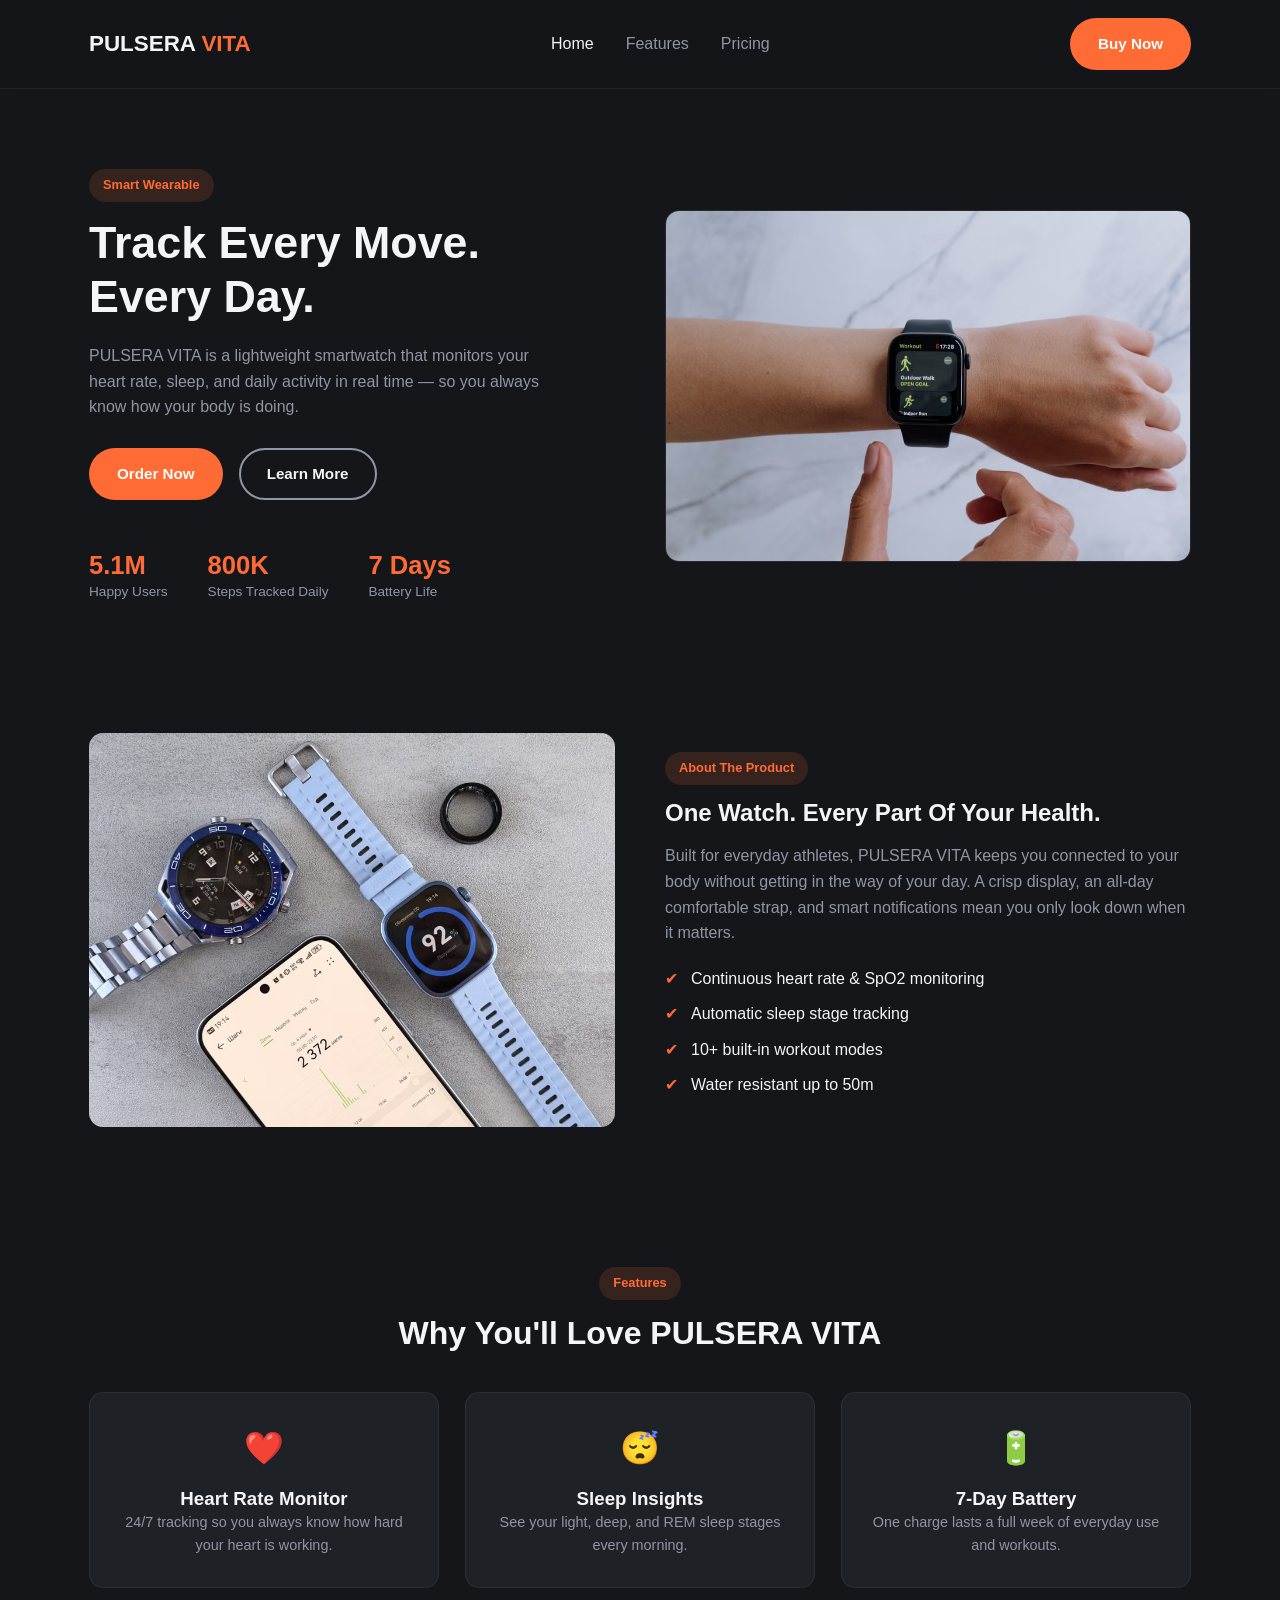
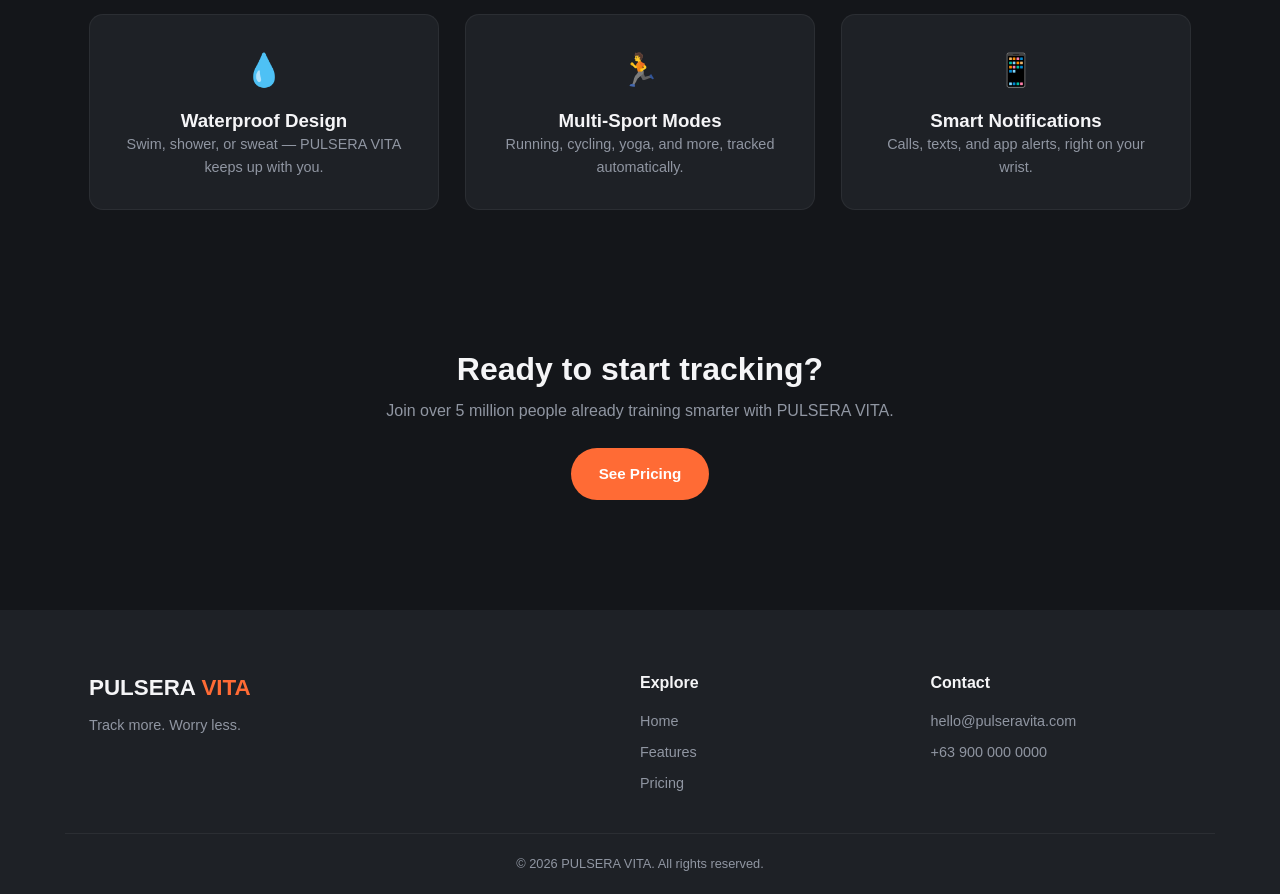
<file: index.html>
<!DOCTYPE html>
<html lang="en">
<head>
<meta charset="UTF-8">
<meta name="viewport" content="width=device-width, initial-scale=1.0">
<title>PULSERA VITA | Smart Fitness Tracker</title>
<link rel="stylesheet" href="style.css">
</head>
<body>

  <!-- ===== HEADER / NAVBAR ===== -->
  <header class="site-header">
    <nav class="navbar container">
      <a href="index.html" class="logo">PULSERA <span>VITA</span></a>

      <ul class="nav-links" id="navLinks">
        <li><a href="index.html" class="active">Home</a></li>
        <li><a href="index.html#features">Features</a></li>
        <li><a href="pricing.html">Pricing</a></li>
      </ul>

      <a href="pricing.html" class="btn btn-primary nav-btn">Buy Now</a>

      <button class="menu-toggle" id="menuToggle" aria-label="Toggle menu">
        <span></span><span></span><span></span>
      </button>
    </nav>
  </header>

  <!-- ===== HERO / PRODUCT INTRO ===== -->
  <section class="hero container">
    <div class="hero-text">
      <span class="badge">Smart Wearable</span>
      <h1>Track Every Move. <br> Every Day.</h1>
      <p>
        PULSERA VITA is a lightweight smartwatch that monitors your heart rate, sleep,
        and daily activity in real time — so you always know how your body is doing.
      </p>

      <div class="hero-buttons">
        <a href="pricing.html" class="btn btn-primary">Order Now</a>
        <a href="#features" class="btn btn-outline">Learn More</a>
      </div>

      <div class="hero-stats">
        <div>
          <h3>5.1M</h3>
          <p>Happy Users</p>
        </div>
        <div>
          <h3>800K</h3>
          <p>Steps Tracked Daily</p>
        </div>
        <div>
          <h3>7 Days</h3>
          <p>Battery Life</p>
        </div>
      </div>
    </div>

    <div class="hero-image">
      <img src="images/hero-watch.jpg" alt="PULSERA VITA smartwatch on a wrist">
    </div>
  </section>

  <!-- ===== PRODUCT DESCRIPTION ===== -->
  <section class="about container">
    <div class="about-image">
      <img src="images/about-watch.jpg" alt="PULSERA VITA with phone and fitness ring">
    </div>
    <div class="about-text">
      <span class="badge">About The Product</span>
      <h2>One Watch. Every Part Of Your Health.</h2>
      <p>
        Built for everyday athletes, PULSERA VITA keeps you connected to your body without
        getting in the way of your day. A crisp display, an all-day comfortable strap,
        and smart notifications mean you only look down when it matters.
      </p>
      <ul class="check-list">
        <li>Continuous heart rate &amp; SpO2 monitoring</li>
        <li>Automatic sleep stage tracking</li>
        <li>10+ built-in workout modes</li>
        <li>Water resistant up to 50m</li>
      </ul>
    </div>
  </section>

  <!-- ===== FEATURES ===== -->
  <section class="features container" id="features">
    <div class="section-title">
      <span class="badge">Features</span>
      <h2>Why You'll Love PULSERA VITA</h2>
    </div>

    <div class="features-grid">
      <div class="feature-card">
        <div class="icon">❤️</div>
        <h3>Heart Rate Monitor</h3>
        <p>24/7 tracking so you always know how hard your heart is working.</p>
      </div>
      <div class="feature-card">
        <div class="icon">😴</div>
        <h3>Sleep Insights</h3>
        <p>See your light, deep, and REM sleep stages every morning.</p>
      </div>
      <div class="feature-card">
        <div class="icon">🔋</div>
        <h3>7-Day Battery</h3>
        <p>One charge lasts a full week of everyday use and workouts.</p>
      </div>
      <div class="feature-card">
        <div class="icon">💧</div>
        <h3>Waterproof Design</h3>
        <p>Swim, shower, or sweat — PULSERA VITA keeps up with you.</p>
      </div>
      <div class="feature-card">
        <div class="icon">🏃</div>
        <h3>Multi-Sport Modes</h3>
        <p>Running, cycling, yoga, and more, tracked automatically.</p>
      </div>
      <div class="feature-card">
        <div class="icon">📱</div>
        <h3>Smart Notifications</h3>
        <p>Calls, texts, and app alerts, right on your wrist.</p>
      </div>
    </div>
  </section>

  <!-- ===== CALL TO ACTION ===== -->
  <section class="cta container">
    <h2>Ready to start tracking?</h2>
    <p>Join over 5 million people already training smarter with PULSERA VITA.</p>
    <a href="pricing.html" class="btn btn-primary">See Pricing</a>
  </section>

  <!-- ===== FOOTER ===== -->
  <footer class="site-footer" id="footer">
    <div class="container footer-grid">
      <div>
        <a href="index.html" class="logo">PULSERA <span>VITA</span></a>
        <p>Track more. Worry less.</p>
      </div>
      <div>
        <h4>Explore</h4>
        <ul>
          <li><a href="index.html">Home</a></li>
          <li><a href="index.html#features">Features</a></li>
          <li><a href="pricing.html">Pricing</a></li>
        </ul>
      </div>
      <div>
        <h4>Contact</h4>
        <ul>
          <li>hello@pulseravita.com</li>
          <li>+63 900 000 0000</li>
        </ul>
      </div>
    </div>
    <p class="copyright">&copy; <span id="year"></span> PULSERA VITA. All rights reserved.</p>
  </footer>

  <script src="script.js"></script>
</body>
</html>
</file>
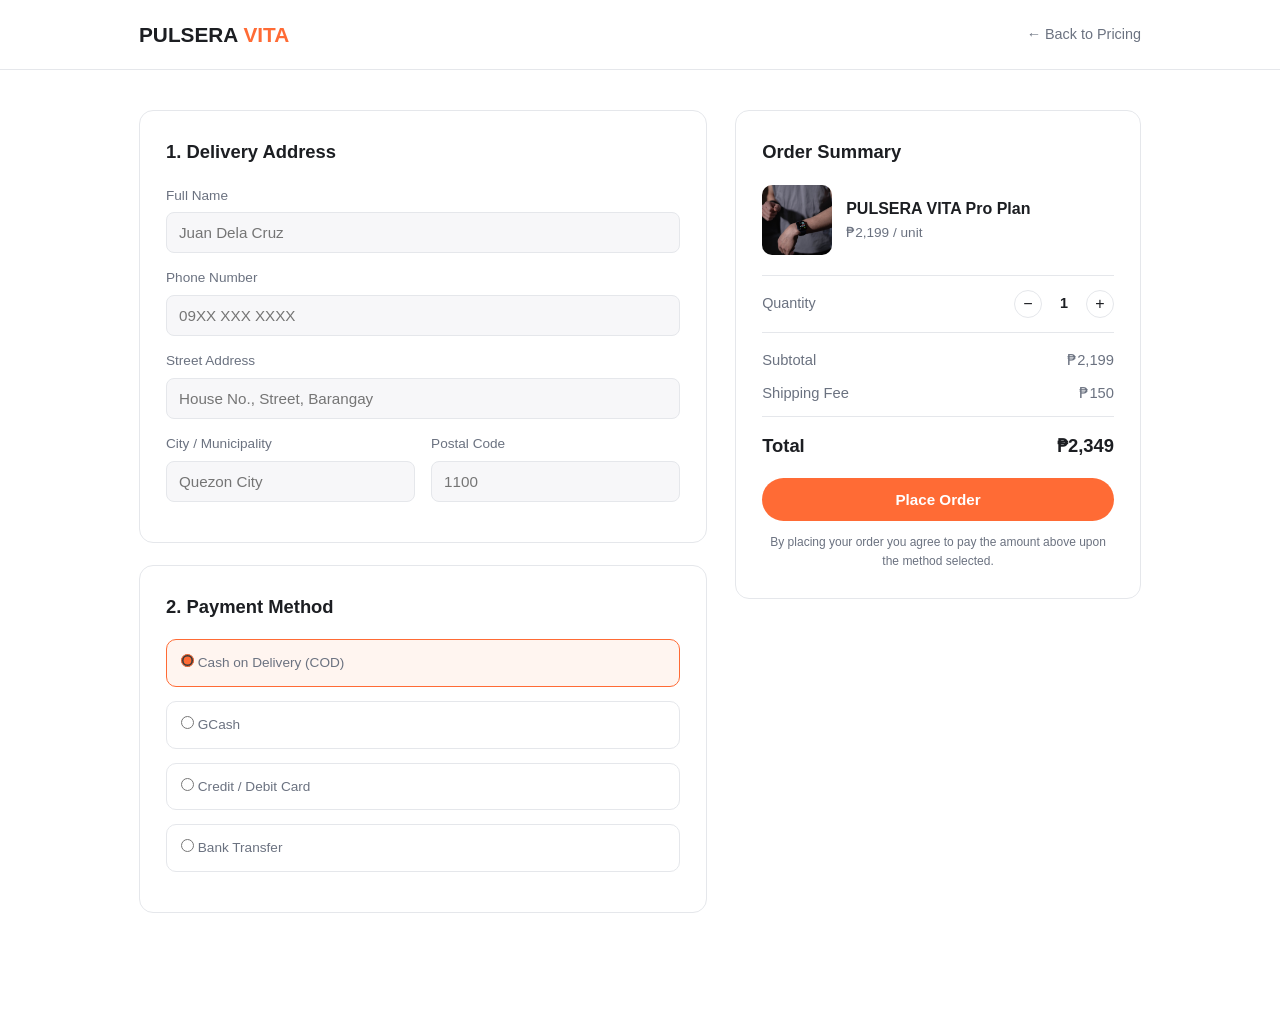
<file: checkout.html>
<!DOCTYPE html>
<html lang="en">
<head>
<meta charset="UTF-8">
<meta name="viewport" content="width=device-width, initial-scale=1.0">
<title>Checkout | PULSERA VITA</title>
<link rel="stylesheet" href="checkout.css">
</head>
<body>

  <!-- ===== HEADER / NAVBAR ===== -->
  <header class="co-header">
    <div class="co-container co-navbar">
      <a href="index.html" class="co-logo">PULSERA <span>VITA</span></a>
      <a href="pricing.html" class="co-back-link">&larr; Back to Pricing</a>
    </div>
  </header>

  <main class="co-container co-layout">

    <!-- ===== LEFT: ADDRESS + PAYMENT ===== -->
    <form id="checkoutForm" class="co-form">

      <section class="co-card">
        <h2>1. Delivery Address</h2>

        <label>Full Name
          <input type="text" name="fullName" placeholder="Juan Dela Cruz" required>
        </label>

        <label>Phone Number
          <input type="tel" name="phone" placeholder="09XX XXX XXXX" required>
        </label>

        <label>Street Address
          <input type="text" name="address" placeholder="House No., Street, Barangay" required>
        </label>

        <div class="co-row">
          <label>City / Municipality
            <input type="text" name="city" placeholder="Quezon City" required>
          </label>
          <label>Postal Code
            <input type="text" name="postal" placeholder="1100" required>
          </label>
        </div>
      </section>

      <section class="co-card">
        <h2>2. Payment Method</h2>

        <label class="co-radio">
          <input type="radio" name="payment" value="Cash on Delivery" checked>
          <span>Cash on Delivery (COD)</span>
        </label>
        <label class="co-radio">
          <input type="radio" name="payment" value="GCash">
          <span>GCash</span>
        </label>
        <label class="co-radio">
          <input type="radio" name="payment" value="Credit / Debit Card">
          <span>Credit / Debit Card</span>
        </label>
        <label class="co-radio">
          <input type="radio" name="payment" value="Bank Transfer">
          <span>Bank Transfer</span>
        </label>
      </section>

    </form>

    <!-- ===== RIGHT: ORDER SUMMARY ===== -->
    <aside class="co-card co-summary">
      <h2>Order Summary</h2>

      <div class="co-product">
        <img id="planImage" src="images/pricing-watch.jpg" alt="PULSERA VITA smartwatch">
        <div>
          <p class="co-plan-name">PULSERA VITA <span id="planName">Pro</span> Plan</p>
          <p class="co-plan-unit">₱<span id="unitPrice">2,199</span> / unit</p>
        </div>
      </div>

      <div class="co-qty">
        <span>Quantity</span>
        <div class="co-qty-controls">
          <button type="button" id="qtyMinus">&minus;</button>
          <span id="qtyValue">1</span>
          <button type="button" id="qtyPlus">+</button>
        </div>
      </div>

      <div class="co-line">
        <span>Subtotal</span>
        <span>₱<span id="subtotal">2,199</span></span>
      </div>
      <div class="co-line">
        <span>Shipping Fee</span>
        <span>₱<span id="shipping">150</span></span>
      </div>
      <div class="co-line co-total">
        <span>Total</span>
        <span>₱<span id="total">2,349</span></span>
      </div>

      <button type="submit" form="checkoutForm" class="co-btn-primary">Place Order</button>
      <p class="co-note">By placing your order you agree to pay the amount above upon the method selected.</p>
    </aside>

  </main>

  <!-- ===== ORDER CONFIRMED (hidden until submit) ===== -->
  <section class="co-confirm" id="confirmScreen">
    <div class="co-confirm-card">
      <div class="co-check">&#10003;</div>
      <h2>Order Placed!</h2>
      <p id="confirmSummary"></p>
      <a href="index.html" class="co-btn-primary">Back to Home</a>
    </div>
  </section>

  <script src="checkout.js"></script>
</body>
</html>
</file>
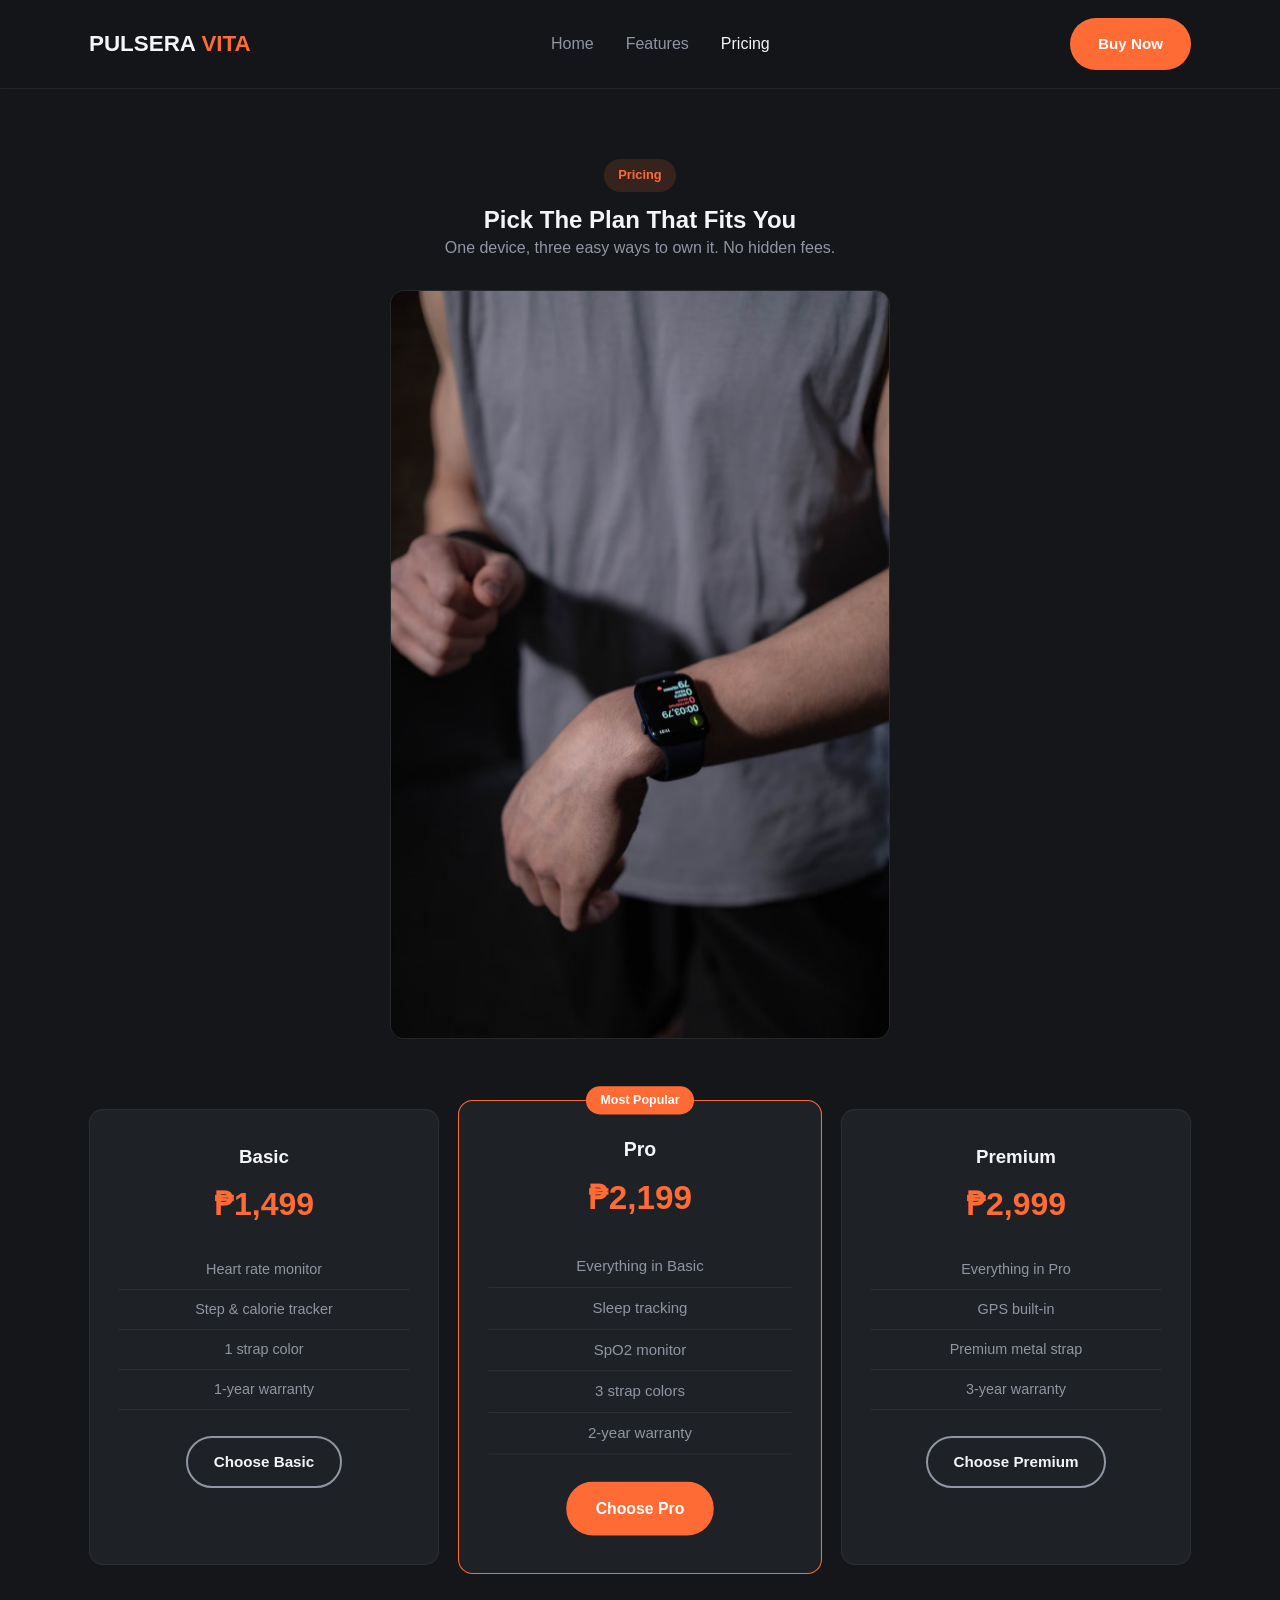
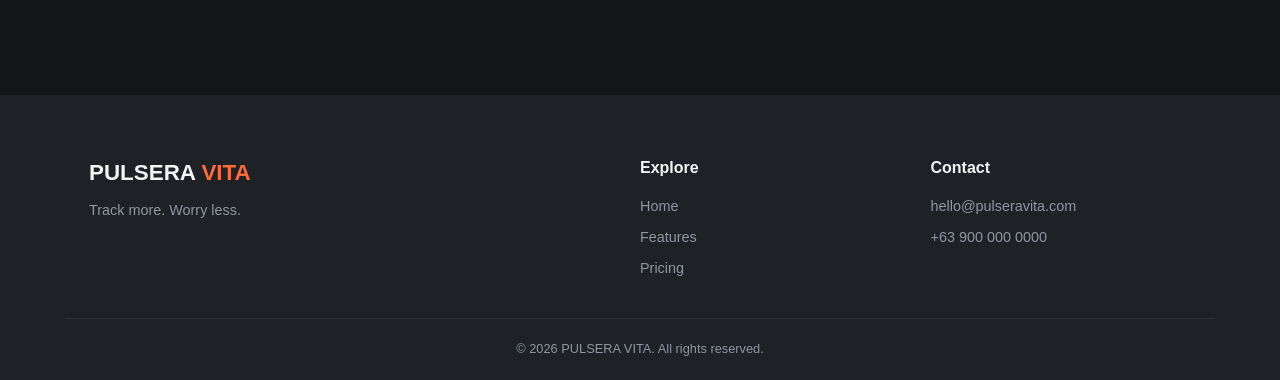
<file: pricing.html>
<!DOCTYPE html>
<html lang="en">
<head>
<meta charset="UTF-8">
<meta name="viewport" content="width=device-width, initial-scale=1.0">
<title>Pricing | PULSERA VITA</title>
<link rel="stylesheet" href="style.css">
</head>
<body>

  <!-- ===== HEADER / NAVBAR ===== -->
  <header class="site-header">
    <nav class="navbar container">
      <a href="index.html" class="logo">PULSERA <span>VITA</span></a>

      <ul class="nav-links" id="navLinks">
        <li><a href="index.html">Home</a></li>
        <li><a href="index.html#features">Features</a></li>
        <li><a href="pricing.html" class="active">Pricing</a></li>
      </ul>

      <a href="#plans" class="btn btn-primary nav-btn">Buy Now</a>

      <button class="menu-toggle" id="menuToggle" aria-label="Toggle menu">
        <span></span><span></span><span></span>
      </button>
    </nav>
  </header>

  <!-- ===== PAGE HEADER ===== -->
  <section class="page-header container">
    <span class="badge">Pricing</span>
    <h1>Pick The Plan That Fits You</h1>
    <p>One device, three easy ways to own it. No hidden fees.</p>
    <img class="page-header-img" src="images/pricing-watch.jpg" alt="Person wearing the PULSERA VITA smartwatch">
  </section>

  <!-- ===== PRICE PLANS ===== -->
  <section class="pricing-grid container" id="plans">

    <div class="price-card">
      <h3>Basic</h3>
      <p class="price">₱1,499</p>
      <ul>
        <li>Heart rate monitor</li>
        <li>Step &amp; calorie tracker</li>
        <li>1 strap color</li>
        <li>1-year warranty</li>
      </ul>
      <a href="checkout.html?plan=Basic&price=1499" class="btn btn-outline">Choose Basic</a>
    </div>

    <div class="price-card featured">
      <span class="tag">Most Popular</span>
      <h3>Pro</h3>
      <p class="price">₱2,199</p>
      <ul>
        <li>Everything in Basic</li>
        <li>Sleep tracking</li>
        <li>SpO2 monitor</li>
        <li>3 strap colors</li>
        <li>2-year warranty</li>
      </ul>
      <a href="checkout.html?plan=Pro&price=2199" class="btn btn-primary">Choose Pro</a>
    </div>

    <div class="price-card">
      <h3>Premium</h3>
      <p class="price">₱2,999</p>
      <ul>
        <li>Everything in Pro</li>
        <li>GPS built-in</li>
        <li>Premium metal strap</li>
        <li>3-year warranty</li>
      </ul>
      <a href="checkout.html?plan=Premium&price=2999" class="btn btn-outline">Choose Premium</a>
    </div>

  </section>

  <!-- ===== FOOTER ===== -->
  <footer class="site-footer" id="footer">
    <div class="container footer-grid">
      <div>
        <a href="index.html" class="logo">PULSERA <span>VITA</span></a>
        <p>Track more. Worry less.</p>
      </div>
      <div>
        <h4>Explore</h4>
        <ul>
          <li><a href="index.html">Home</a></li>
          <li><a href="index.html#features">Features</a></li>
          <li><a href="pricing.html">Pricing</a></li>
        </ul>
      </div>
      <div>
        <h4>Contact</h4>
        <ul>
          <li>hello@pulseravita.com</li>
          <li>+63 900 000 0000</li>
        </ul>
      </div>
    </div>
    <p class="copyright">&copy; <span id="year"></span> PULSERA VITA. All rights reserved.</p>
  </footer>

  <script src="script.js"></script>
</body>
</html>
</file>
<file: style.css>
/* ===== BASE ===== */
:root {
  --dark: #14161a;
  --dark-soft: #1e2126;
  --orange: #ff6b35;
  --gray: #9096a2;
  --light: #f5f5f7;
  --radius: 14px;
}

* { margin: 0; padding: 0; box-sizing: border-box; }

body {
  font-family: 'Segoe UI', Arial, sans-serif;
  background: var(--dark);
  color: var(--light);
  line-height: 1.6;
}

.container {
  max-width: 1150px;
  margin: 0 auto;
  padding: 0 24px;
}

h1, h2, h3 { line-height: 1.2; font-weight: 700; }

a { text-decoration: none; color: inherit; }

ul { list-style: none; }

img { max-width: 100%; display: block; border-radius: var(--radius); }

.badge {
  display: inline-block;
  background: rgba(255,107,53,0.15);
  color: var(--orange);
  padding: 6px 14px;
  border-radius: 20px;
  font-size: 0.8rem;
  font-weight: 600;
  margin-bottom: 14px;
}

/* ===== BUTTONS ===== */
.btn {
  display: inline-block;
  padding: 12px 26px;
  border-radius: 30px;
  font-weight: 600;
  font-size: 0.95rem;
  transition: 0.2s ease;
  cursor: pointer;
  border: 2px solid transparent;
}

.btn-primary {
  background: var(--orange);
  color: #fff;
}
.btn-primary:hover { background: #e85a27; }

.btn-outline {
  border-color: var(--gray);
  color: var(--light);
}
.btn-outline:hover { border-color: var(--orange); color: var(--orange); }

/* ===== HEADER / NAVBAR ===== */
.site-header {
  position: sticky;
  top: 0;
  z-index: 100;
  background: rgba(20,22,26,0.9);
  backdrop-filter: blur(6px);
  border-bottom: 1px solid rgba(255,255,255,0.06);
}

.navbar {
  display: flex;
  align-items: center;
  justify-content: space-between;
  padding: 18px 24px;
}

.logo {
  font-size: 1.4rem;
  font-weight: 800;
}
.logo span { color: var(--orange); }

.nav-links {
  display: flex;
  gap: 32px;
}

.nav-links a {
  font-weight: 500;
  color: var(--gray);
}
.nav-links a:hover,
.nav-links a.active { color: var(--light); }

.menu-toggle {
  display: none;
  flex-direction: column;
  gap: 5px;
  background: none;
  border: none;
  cursor: pointer;
}
.menu-toggle span {
  width: 26px;
  height: 2px;
  background: var(--light);
}

/* ===== HERO ===== */
.hero {
  display: flex;
  align-items: center;
  gap: 50px;
  padding: 80px 24px 60px;
}

.hero-text { flex: 1; }

.hero h1 { font-size: 2.8rem; margin-bottom: 20px; }

.hero p { color: var(--gray); max-width: 480px; margin-bottom: 28px; }

.hero-buttons { display: flex; gap: 16px; margin-bottom: 50px; }

.hero-stats { display: flex; gap: 40px; }
.hero-stats h3 { color: var(--orange); font-size: 1.6rem; }
.hero-stats p { color: var(--gray); font-size: 0.85rem; margin: 0; }

.hero-image { flex: 1; }
.hero-image img { border: 1px solid rgba(255,255,255,0.08); }

/* ===== ABOUT / PRODUCT DESCRIPTION ===== */
.about {
  display: flex;
  align-items: center;
  gap: 50px;
  padding: 70px 24px;
}
.about-image, .about-text { flex: 1; }
.about-text p { color: var(--gray); margin: 16px 0 20px; }

.check-list li {
  padding-left: 26px;
  position: relative;
  margin-bottom: 10px;
  color: var(--light);
}
.check-list li::before {
  content: "✔";
  color: var(--orange);
  position: absolute;
  left: 0;
}

/* ===== FEATURES ===== */
.features { padding: 70px 24px; }

.section-title { text-align: center; margin-bottom: 40px; }
.section-title h2 { font-size: 2rem; }

.features-grid {
  display: grid;
  grid-template-columns: repeat(3, 1fr);
  gap: 26px;
}

.feature-card {
  background: var(--dark-soft);
  border: 1px solid rgba(255,255,255,0.06);
  border-radius: var(--radius);
  padding: 30px;
  text-align: center;
  transition: 0.2s ease;
}
.feature-card:hover {
  transform: translateY(-6px);
  border-color: var(--orange);
}
.feature-card .icon { font-size: 2rem; margin-bottom: 14px; }
.feature-card p { color: var(--gray); font-size: 0.9rem; }

/* ===== CTA ===== */
.cta {
  text-align: center;
  padding: 70px 24px;
}
.cta h2 { font-size: 2rem; margin-bottom: 10px; }
.cta p { color: var(--gray); margin-bottom: 24px; }

/* ===== PAGE HEADER (pricing page) ===== */
.page-header {
  text-align: center;
  padding: 70px 24px 20px;
}
.page-header p { color: var(--gray); margin-bottom: 30px; }
.page-header-img {
  max-width: 500px;
  margin: 0 auto;
  border: 1px solid rgba(255,255,255,0.08);
}

/* ===== PRICING ===== */
.pricing-grid {
  display: grid;
  grid-template-columns: repeat(3, 1fr);
  gap: 26px;
  padding: 50px 24px 90px;
}

.price-card {
  background: var(--dark-soft);
  border: 1px solid rgba(255,255,255,0.06);
  border-radius: var(--radius);
  padding: 36px 28px;
  text-align: center;
  position: relative;
}

.price-card.featured {
  border-color: var(--orange);
  transform: scale(1.04);
}

.price-card .tag {
  position: absolute;
  top: -14px;
  left: 50%;
  transform: translateX(-50%);
  background: var(--orange);
  color: #fff;
  padding: 4px 14px;
  border-radius: 20px;
  font-size: 0.75rem;
  font-weight: 700;
}

.price-card h3 { margin-bottom: 10px; }
.price-card .price {
  font-size: 2rem;
  font-weight: 800;
  color: var(--orange);
  margin-bottom: 20px;
}
.price-card ul { margin-bottom: 26px; }
.price-card li {
  color: var(--gray);
  padding: 8px 0;
  border-bottom: 1px solid rgba(255,255,255,0.06);
  font-size: 0.9rem;
}

/* ===== FOOTER ===== */
.site-footer {
  background: var(--dark-soft);
  padding: 60px 24px 20px;
  margin-top: 40px;
}

.footer-grid {
  display: grid;
  grid-template-columns: 2fr 1fr 1fr;
  gap: 30px;
  padding-bottom: 30px;
  border-bottom: 1px solid rgba(255,255,255,0.06);
}

.footer-grid p { color: var(--gray); margin-top: 8px; font-size: 0.9rem; }
.footer-grid h4 { margin-bottom: 14px; font-size: 1rem; }
.footer-grid li { color: var(--gray); margin-bottom: 8px; font-size: 0.9rem; }
.footer-grid li a:hover { color: var(--orange); }

.copyright {
  text-align: center;
  color: var(--gray);
  font-size: 0.8rem;
  padding-top: 20px;
}

/* ===== RESPONSIVE ===== */
@media (max-width: 850px) {
  .hero, .about { flex-direction: column; }
  .features-grid, .pricing-grid { grid-template-columns: 1fr; }
  .price-card.featured { transform: none; }
  .footer-grid { grid-template-columns: 1fr; text-align: center; }
}

@media (max-width: 768px) {
  .nav-links {
    position: absolute;
    top: 100%;
    left: 0;
    right: 0;
    background: var(--dark-soft);
    flex-direction: column;
    align-items: center;
    padding: 20px 0;
    gap: 18px;
    display: none;
  }
  .nav-links.open { display: flex; }
  .nav-btn { display: none; }
  .menu-toggle { display: flex; }
}
</file>
<file: checkout.css>
:root {
  --orange: #ff6b35;
  --ink: #1c1e22;
  --gray: #6b7280;
  --line: #e5e7eb;
  --bg-soft: #f7f7f9;
  --radius: 14px;
}

* { margin: 0; padding: 0; box-sizing: border-box; }

body {
  font-family: 'Segoe UI', Arial, sans-serif;
  background: #ffffff;
  color: var(--ink);
  line-height: 1.6;
}

.co-container {
  max-width: 1050px;
  margin: 0 auto;
  padding: 0 24px;
}

h2 { font-size: 1.15rem; margin-bottom: 18px; }

/* ===== HEADER ===== */
.co-header {
  border-bottom: 1px solid var(--line);
  padding: 18px 0;
  position: sticky;
  top: 0;
  background: #fff;
  z-index: 10;
}
.co-navbar {
  display: flex;
  align-items: center;
  justify-content: space-between;
}
.co-logo { font-size: 1.3rem; font-weight: 800; color: var(--ink); text-decoration: none; }
.co-logo span { color: var(--orange); }
.co-back-link { color: var(--gray); text-decoration: none; font-size: 0.9rem; }
.co-back-link:hover { color: var(--orange); }

/* ===== LAYOUT ===== */
.co-layout {
  display: grid;
  grid-template-columns: 1.4fr 1fr;
  gap: 28px;
  padding: 40px 24px 80px;
  align-items: start;
}

.co-card {
  background: #fff;
  border: 1px solid var(--line);
  border-radius: var(--radius);
  padding: 26px;
  margin-bottom: 22px;
}

/* ===== FORM ===== */
.co-form label {
  display: block;
  font-size: 0.85rem;
  color: var(--gray);
  margin-bottom: 14px;
}
.co-form input[type="text"],
.co-form input[type="tel"] {
  width: 100%;
  margin-top: 6px;
  padding: 11px 12px;
  border: 1px solid var(--line);
  border-radius: 8px;
  font-size: 0.95rem;
  color: var(--ink);
  background: var(--bg-soft);
}
.co-form input:focus { outline: 2px solid var(--orange); background: #fff; }

.co-row {
  display: grid;
  grid-template-columns: 1fr 1fr;
  gap: 16px;
}

.co-radio {
  display: flex;
  align-items: center;
  gap: 10px;
  padding: 12px 14px;
  border: 1px solid var(--line);
  border-radius: 10px;
  margin-bottom: 10px;
  cursor: pointer;
  font-size: 0.92rem;
  color: var(--ink);
}
.co-radio:has(input:checked) { border-color: var(--orange); background: #fff5f0; }
.co-radio input { accent-color: var(--orange); }

/* ===== SUMMARY ===== */
.co-summary { position: sticky; top: 90px; }

.co-product {
  display: flex;
  gap: 14px;
  align-items: center;
  margin-bottom: 20px;
}
.co-product img {
  width: 70px;
  height: 70px;
  object-fit: cover;
  border-radius: 10px;
}
.co-plan-name { font-weight: 700; }
.co-plan-unit { color: var(--gray); font-size: 0.85rem; }

.co-qty {
  display: flex;
  align-items: center;
  justify-content: space-between;
  padding: 14px 0;
  border-top: 1px solid var(--line);
  border-bottom: 1px solid var(--line);
  margin-bottom: 16px;
  font-size: 0.9rem;
  color: var(--gray);
}
.co-qty-controls {
  display: flex;
  align-items: center;
  gap: 14px;
}
.co-qty-controls button {
  width: 28px;
  height: 28px;
  border-radius: 50%;
  border: 1px solid var(--line);
  background: #fff;
  font-size: 1rem;
  cursor: pointer;
  color: var(--ink);
}
.co-qty-controls button:hover { border-color: var(--orange); color: var(--orange); }
.co-qty-controls span { min-width: 16px; text-align: center; color: var(--ink); font-weight: 600; }

.co-line {
  display: flex;
  justify-content: space-between;
  font-size: 0.92rem;
  color: var(--gray);
  margin-bottom: 10px;
}
.co-total {
  font-size: 1.15rem;
  font-weight: 800;
  color: var(--ink);
  border-top: 1px solid var(--line);
  padding-top: 14px;
  margin-top: 6px;
}

.co-btn-primary {
  display: block;
  width: 100%;
  text-align: center;
  background: var(--orange);
  color: #fff;
  border: none;
  padding: 13px;
  border-radius: 30px;
  font-weight: 700;
  font-size: 0.95rem;
  cursor: pointer;
  margin-top: 18px;
  text-decoration: none;
}
.co-btn-primary:hover { background: #e85a27; }

.co-note {
  font-size: 0.75rem;
  color: var(--gray);
  text-align: center;
  margin-top: 12px;
}

/* ===== CONFIRMATION SCREEN ===== */
.co-confirm {
  display: none;
  position: fixed;
  inset: 0;
  background: rgba(28,30,34,0.55);
  align-items: center;
  justify-content: center;
  padding: 20px;
  z-index: 50;
}
.co-confirm.show { display: flex; }

.co-confirm-card {
  background: #fff;
  border-radius: var(--radius);
  padding: 40px 32px;
  max-width: 380px;
  width: 100%;
  text-align: center;
}
.co-check {
  width: 56px;
  height: 56px;
  border-radius: 50%;
  background: #22c55e;
  color: #fff;
  font-size: 1.6rem;
  display: flex;
  align-items: center;
  justify-content: center;
  margin: 0 auto 16px;
}
.co-confirm-card p {
  color: var(--gray);
  font-size: 0.9rem;
  margin-bottom: 22px;
}

/* ===== RESPONSIVE ===== */
@media (max-width: 800px) {
  .co-layout { grid-template-columns: 1fr; }
  .co-summary { position: static; }
  .co-row { grid-template-columns: 1fr; }
}
</file>
